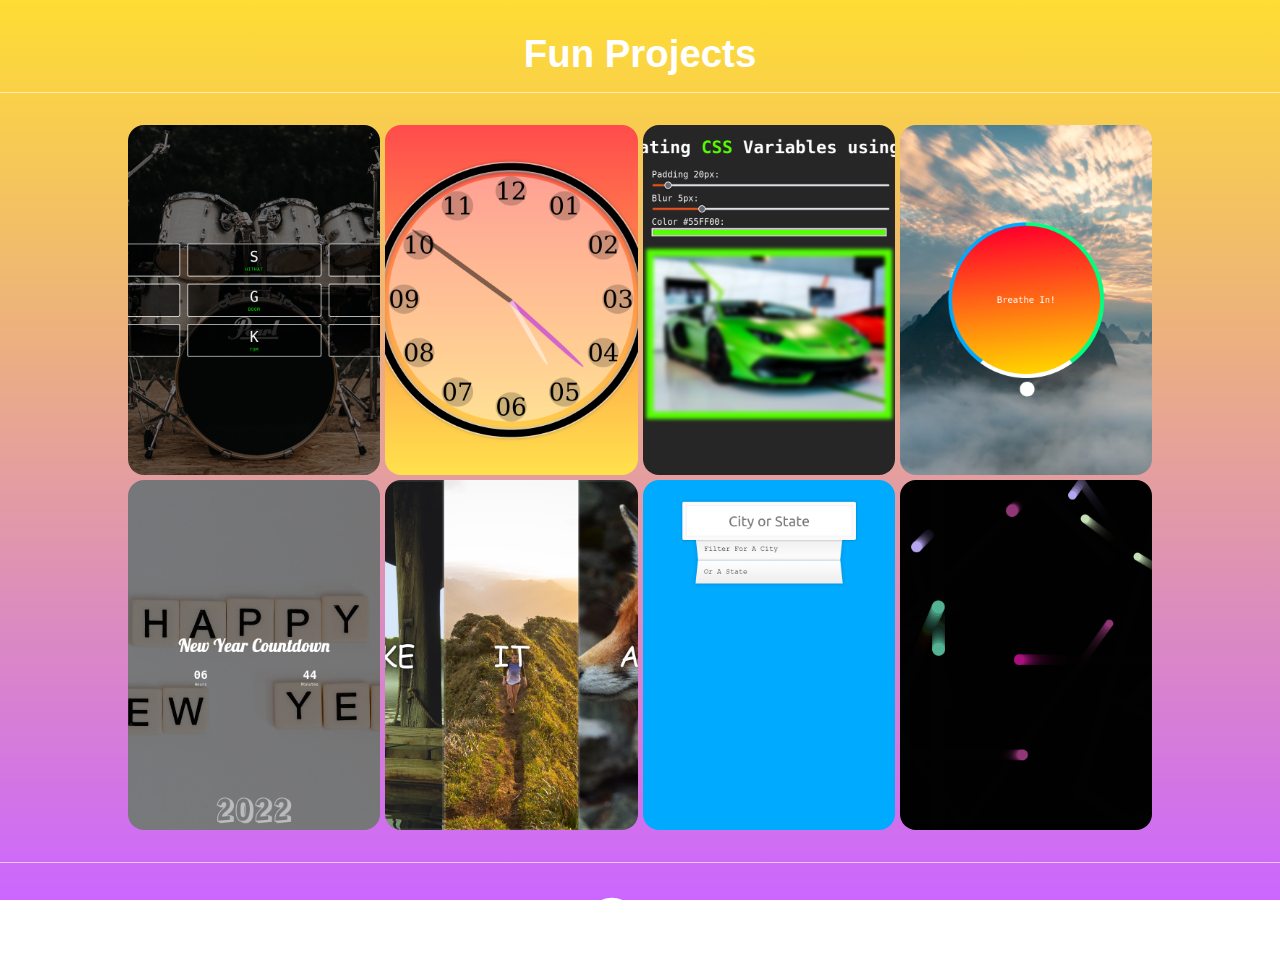
<file: index.html>
<!DOCTYPE html>
<!-- 
  # Developed By: Shivangam Soni <shivangamsoni99@gmail.com> | https://github.com/ShivangamSoni
-->
<html lang="en">
  <head>
    <meta charset="UTF-8" />
    <meta http-equiv="X-UA-Compatible" content="IE=edge" />
    <meta name="viewport" content="width=device-width, initial-scale=1.0" />
    <link
      rel="stylesheet"
      href="https://cdnjs.cloudflare.com/ajax/libs/font-awesome/5.15.4/css/all.min.css"
      integrity="sha512-1ycn6IcaQQ40/MKBW2W4Rhis/DbILU74C1vSrLJxCq57o941Ym01SwNsOMqvEBFlcgUa6xLiPY/NS5R+E6ztJQ=="
      crossorigin="anonymous"
      referrerpolicy="no-referrer"
    />
    <link rel="stylesheet" href="./style.css" />
    <script src="./script.js" defer></script>
    <title>Fun Projects | Shivangam Soni</title>
  </head>
  <body>
    <header class="header">
      <div class="container">
        <h1>Fun Projects</h1>
      </div>
    </header>

    <main class="main">
      <section class="projects">
        <div class="project">
          <div class="project-content">
            <h3 class="project-title">JavaScript Drum Kit</h3>
            <p class="project-desc">
              Using JavaScript Key & Click Events to Play Audio Files. I've used <strong>&OpenCurlyDoubleQuote;data-&CloseCurlyDoubleQuote;</strong> Attribute to Create a Relation
              between Keys & Audio Files
            </p>
            <a href="./Drum-Kit/" class="btn" target="blank">Check Out</a>
          </div>
        </div>

        <div class="project">
          <div class="project-content">
            <h3 class="project-title">JavaScript & CSS Clock</h3>
            <p class="project-desc">JavaScript takes the Users System Time & display it on the Clock. Completely Responsive Clock is made using HTML & CSS.</p>
            <a href="./Clock/" class="btn" target="blank">Check Out</a>
          </div>
        </div>

        <div class="project">
          <div class="project-content">
            <h3 class="project-title">Updating CSS Variables using JS</h3>
            <p class="project-desc">Accessing & Updating CSS Variables according to User Input</p>
            <a href="./CSS-Variables-and-JS/" class="btn" target="blank">Check Out</a>
          </div>
        </div>

        <div class="project">
          <div class="project-content">
            <h3 class="project-title">Breath & Relax</h3>
            <p class="project-desc">Breath & Relax with a Nice CSS Animation alongside a Calming Video & Audio. There are 10 Videos & 15 Audios to choose from while you Relax.</p>
            <a href="./Breath-and-Relax/" class="btn" target="blank">Check Out</a>
          </div>
        </div>

        <div class="project">
          <div class="project-content">
            <h3 class="project-title">Date Countdown</h3>
            <p class="project-desc">
              Using JS Date Object to Create a Countdown for New Year, Christmas & April Fool Day. User can also change the Counter for their Birthday or any Other Day.
            </p>
            <a href="./Countdown/" class="btn" target="blank">Check Out</a>
          </div>
        </div>

        <div class="project">
          <div class="project-content">
            <h3 class="project-title">Panel Image Gallery</h3>
            <p class="project-desc">Used CSS Flex to create a Image Gallery. On Clicking the Images JS Toggles the Class to show & hide the Image & it's Text.</p>
            <a href="./Panel-Image-Gallery/" class="btn" target="blank">Check Out</a>
          </div>
        </div>

        <div class="project">
          <div class="project-content">
            <h3 class="project-title">Searchable List</h3>
            <p class="project-desc">Used JS to search a list of US States & Cities. I made this Project with the help of 30DayJS Challenge Course.</p>
            <a href="./SearchableList/" class="btn" target="blank">Check Out</a>
          </div>
        </div>

        <div class="project">
          <div class="project-content">
            <h3 class="project-title">Bouncing Balls</h3>
            <p class="project-desc">Used JS Objects & Canvas to Create a Bouncing Ball Game. Used Event Listener to Control Evil Ball.</p>
            <a href="./Bouncing-Balls/" class="btn" target="blank">Check Out</a>
          </div>
        </div>
      </section>
    </main>

    <footer class="footer">
      <div class="container">
        <div class="social">
          <a href="https://www.github.com/ShivangamSoni" target="_blank">
            <i class="fab fa-github"></i>
          </a>
          <a href="https://www.linkedin.com/in/shivangam-soni" target="_blank">
            <i class="fab fa-linkedin"></i>
          </a>
        </div>
      </div>
    </footer>
  </body>
</html>
</file>
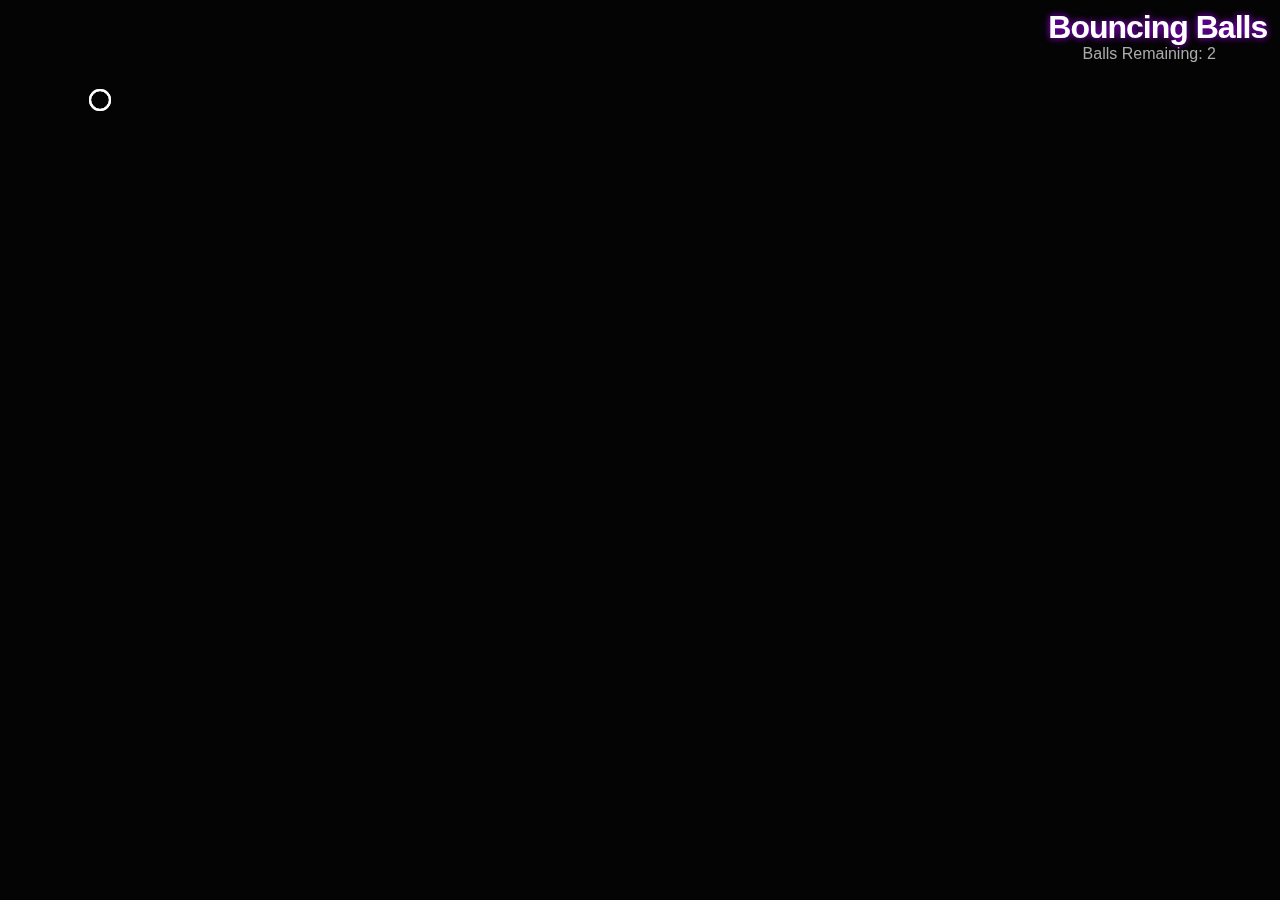
<file: Bouncing-Balls/index.html>
<!DOCTYPE html>
<html lang="en">
  <head>
    <meta charset="UTF-8" />
    <meta http-equiv="X-UA-Compatible" content="IE=edge" />
    <meta name="viewport" content="width=device-width, initial-scale=1.0" />
    <link rel="shortcut icon" href="#" type="image/x-icon" />
    <link rel="stylesheet" href="./style.css" />
    <!-- <script src="./main.js" defer></script> -->
    <script src="./app.js" defer></script>
    <title>Bouncing balls</title>
  </head>
  <body>
    <h1>Bouncing Balls</h1>
    <p>Balls Remaining: <span id="count">0</span></p>
    <canvas></canvas>
  </body>
</html>
</file>
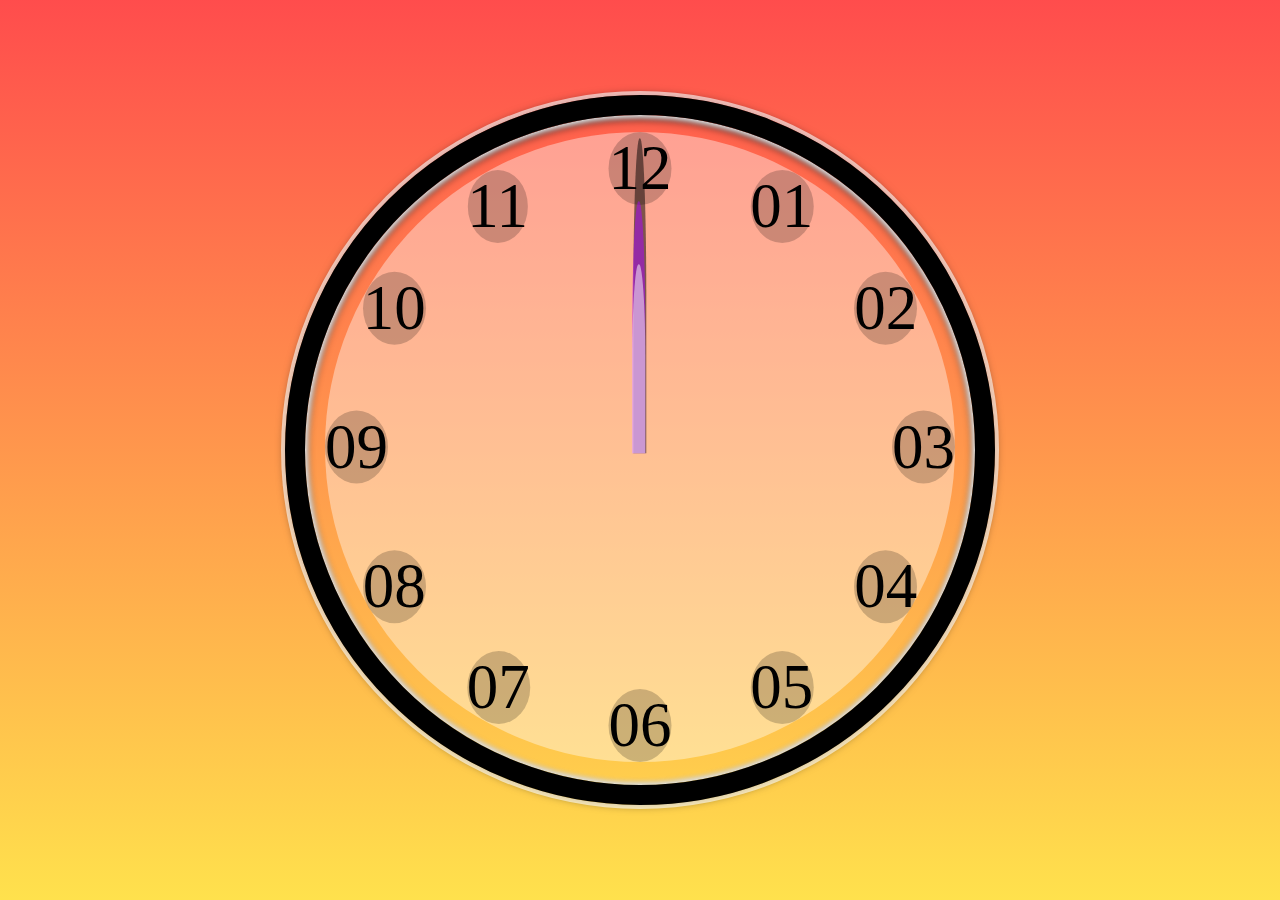
<file: Clock/index.html>
<!DOCTYPE html>
<!-- 
  # Developed By: Shivangam Soni <shivangamsoni99@gmail.com> | https://github.com/ShivangamSoni
-->
<html lang="en">
  <head>
    <meta charset="UTF-8" />
    <meta http-equiv="X-UA-Compatible" content="IE=edge" />
    <meta name="viewport" content="width=device-width, initial-scale=1.0" />
    <link rel="stylesheet" href="./style.css" />
    <script src="./script.js" defer></script>

    <title>JavaScript + CSS Clock</title>
  </head>
  <body>
    <div class="clock">
      <div class="clock-face">
        <span class="clock-num num-1">01</span>
        <span class="clock-num num-2">02</span>
        <span class="clock-num num-3">03</span>
        <span class="clock-num num-4">04</span>
        <span class="clock-num num-5">05</span>
        <span class="clock-num num-6">06</span>
        <span class="clock-num num-7">07</span>
        <span class="clock-num num-8">08</span>
        <span class="clock-num num-9">09</span>
        <span class="clock-num num-10">10</span>
        <span class="clock-num num-11">11</span>
        <span class="clock-num num-12">12</span>

        <div class="hand second-hand"></div>
        <div class="hand min-hand"></div>
        <div class="hand hour-hand"></div>

        <div class="cover"></div>
      </div>
    </div>

    <audio src="./tick.mp3"></audio>
  </body>
</html>
</file>
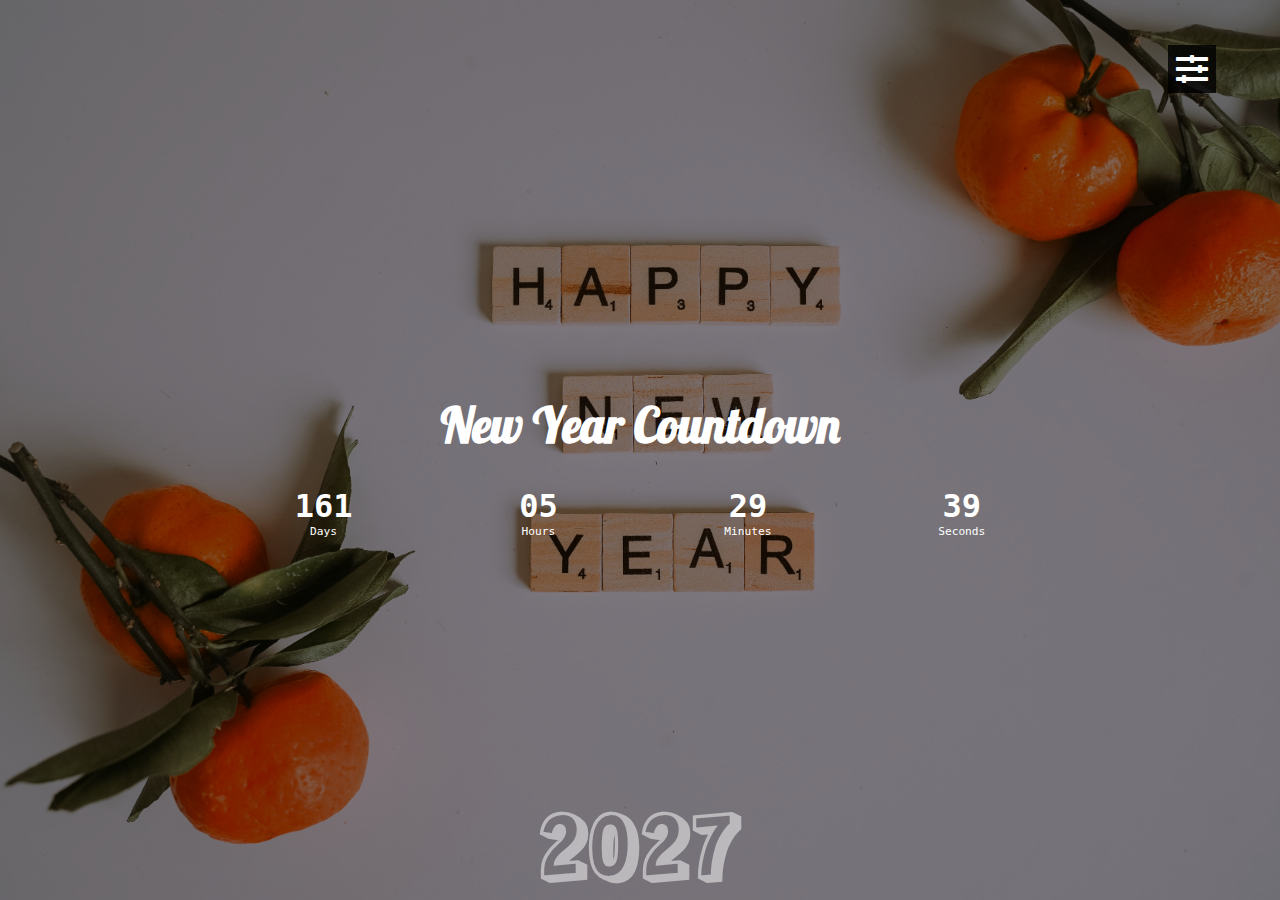
<file: Countdown/index.html>
<!DOCTYPE html>
<!-- 
  # Developed By: Shivangam Soni <shivangamsoni99@gmail.com> | https://github.com/ShivangamSoni
-->
<html lang="en">
  <head>
    <meta charset="UTF-8" />
    <meta http-equiv="X-UA-Compatible" content="IE=edge" />
    <meta name="viewport" content="width=device-width, initial-scale=1.0" />
    <link
      rel="stylesheet"
      href="https://cdnjs.cloudflare.com/ajax/libs/font-awesome/5.15.4/css/all.min.css"
      integrity="sha512-1ycn6IcaQQ40/MKBW2W4Rhis/DbILU74C1vSrLJxCq57o941Ym01SwNsOMqvEBFlcgUa6xLiPY/NS5R+E6ztJQ=="
      crossorigin="anonymous"
      referrerpolicy="no-referrer"
    />
    <link rel="stylesheet" href="./style.css" />
    <script src="./script.js" defer></script>
    <title>Countdown</title>
  </head>
  <body>
    <h1 class="title"><span id="title">Some</span> Countdown</h1>

    <div class="countdown">
      <div class="time">
        <h2 id="days">00</h2>
        <small>days</small>
      </div>
      <div class="time">
        <h2 id="hours">00</h2>
        <small>hours</small>
      </div>
      <div class="time">
        <h2 id="minutes">00</h2>
        <small>minutes</small>
      </div>
      <div class="time">
        <h2 id="seconds">00</h2>
        <small>seconds</small>
      </div>
    </div>

    <div id="msg" class="msg">Some Text</div>

    <img src="" class="bg-image" id="bg-image" />

    <i class="fas fa-sliders-h setting-btn"></i>
    <div class="setting" id="setting">
      <button class="close-btn">&times;</button>
      <label for="new-year">
        <input type="radio" name="option" id="new-year" checked autocomplete="off" />
        New Year
      </label>
      <label for="april-fool">
        <input type="radio" name="option" id="april-fool" autocomplete="off" />
        April Fool
      </label>
      <label for="x-mas">
        <input type="radio" name="option" id="x-mas" autocomplete="off" />
        Christmas
      </label>
      <label for="birth-day">
        <input type="radio" name="option" id="birth-day" autocomplete="off" />
        Your Birthday(Select Date of Birth)
        <input type="date" name="birthDate" id="birthDate" autocomplete="off" />
      </label>
      <label for="any-day">
        <input type="radio" name="option" id="any-day" autocomplete="off" />
        Any Other Future Date
        <input type="date" name="anyDate" id="anyDate" autocomplete="off" />
      </label>
    </div>
  </body>
</html>
</file>
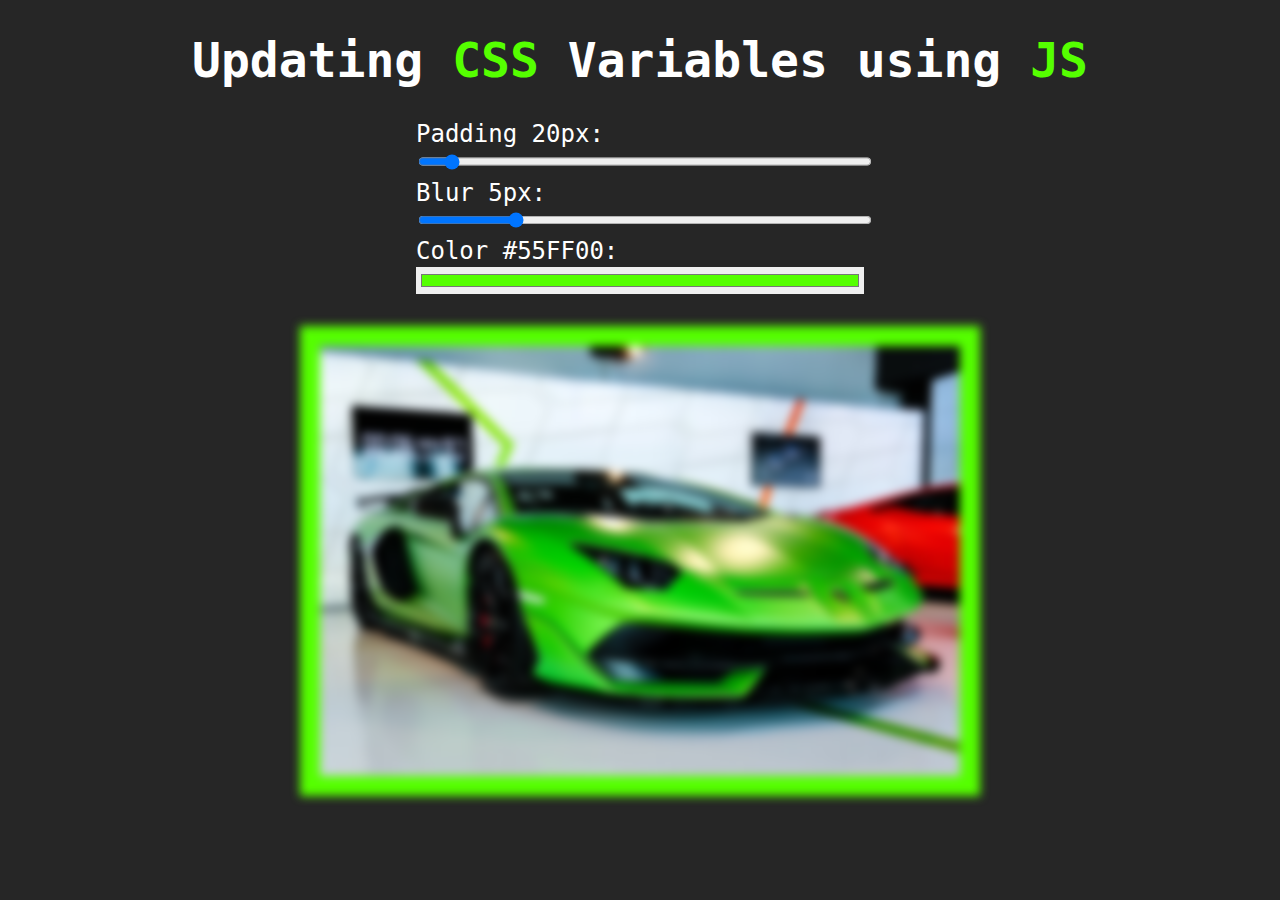
<file: CSS-Variables-and-JS/index.html>
<!DOCTYPE html>
<!-- 
  # Developed By: Shivangam Soni <shivangamsoni99@gmail.com> | https://github.com/ShivangamSoni
-->
<html lang="en">
  <head>
    <meta charset="UTF-8" />
    <meta http-equiv="X-UA-Compatible" content="IE=edge" />
    <meta name="viewport" content="width=device-width, initial-scale=1.0" />
    <link rel="stylesheet" href="./style.css" />
    <script src="./script.js" defer></script>
    <title>CSS Variables & JS</title>
  </head>
  <body>
    <h1>Updating <span>CSS</span> Variables using <span>JS</span></h1>
    <div class="controls">
      <label for="spacing">
        Padding <span>20</span>px:
        <input id="spacing" type="range" name="padding" min="10" max="200" value="20" data-unit="px" autocomplete="off" />
      </label>
      <label for="blur">
        Blur <span>5</span>px:
        <input id="blur" type="range" name="blur" min="0" max="25" value="5" data-unit="px" autocomplete="off" />
      </label>

      <label for="base">
        Color <span>#55FF00</span>:
        <input id="base" type="color" name="color" value="#55ff00" autocomplete="off" />
      </label>
    </div>

    <img src="./Lambo.jpg" />
  </body>
</html>
</file>
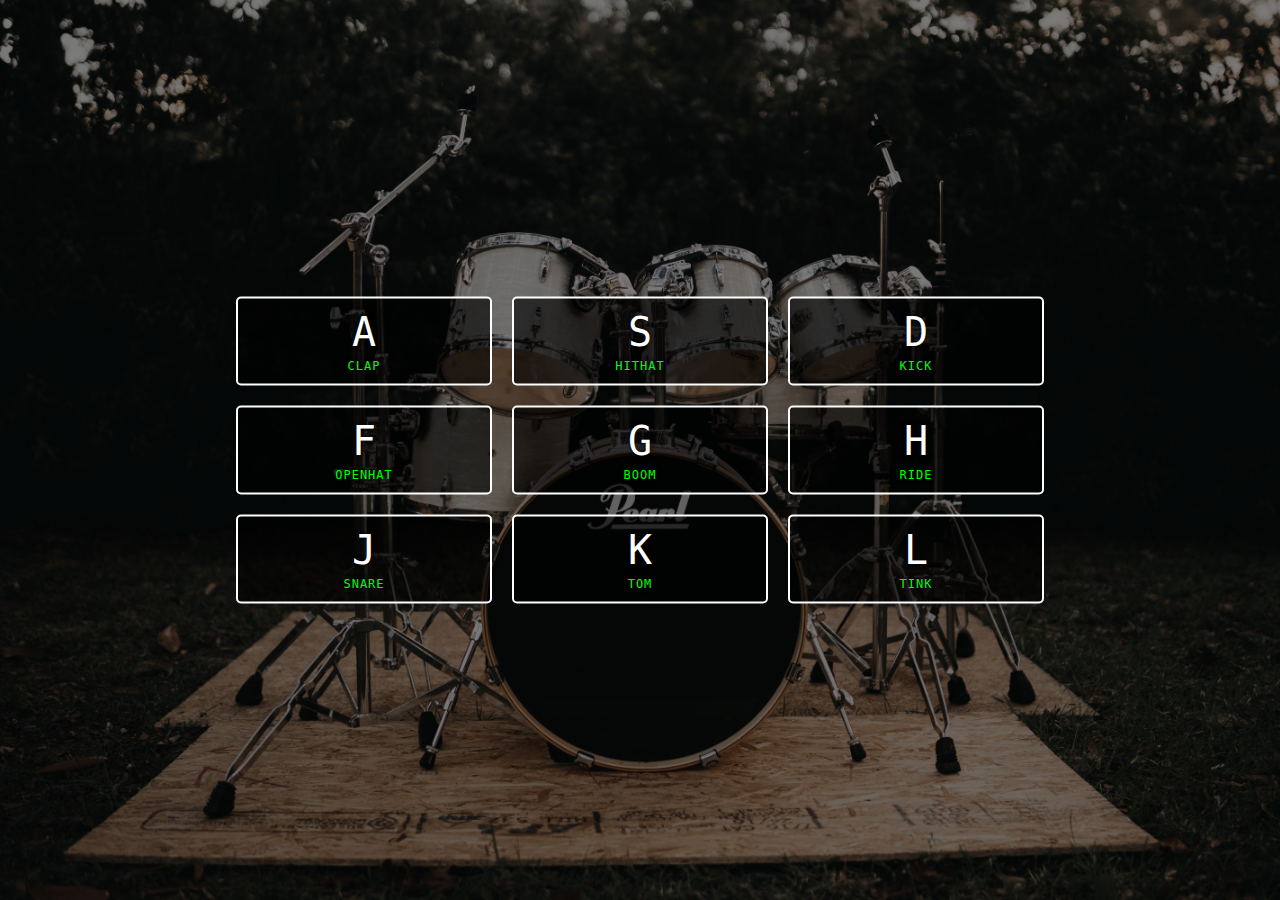
<file: Drum-Kit/index.html>
<!DOCTYPE html>
<!-- 
  # Developed By: Shivangam Soni <shivangamsoni99@gmail.com> | https://github.com/ShivangamSoni
-->
<html lang="en">
  <head>
    <meta charset="UTF-8" />
    <meta http-equiv="X-UA-Compatible" content="IE=edge" />
    <meta name="viewport" content="width=device-width, initial-scale=1.0" />
    <link rel="stylesheet" href="./style.css" />
    <script src="./script.js" defer></script>
    <title>JavaScript Drum Kit</title>
  </head>
  <body>
    <div class="keys">
      <div class="key" data-key="65">
        <kbd>A</kbd>
        <span class="sound">Clap</span>
      </div>

      <div class="key" data-key="83">
        <kbd>S</kbd>
        <span class="sound">HitHat</span>
      </div>

      <div class="key" data-key="68">
        <kbd>D</kbd>
        <span class="sound">Kick</span>
      </div>

      <div class="key" data-key="70">
        <kbd>F</kbd>
        <span class="sound">OpenHat</span>
      </div>

      <div class="key" data-key="71">
        <kbd>G</kbd>
        <span class="sound">Boom</span>
      </div>

      <div class="key" data-key="72">
        <kbd>H</kbd>
        <span class="sound">Ride</span>
      </div>

      <div class="key" data-key="74">
        <kbd>J</kbd>
        <span class="sound">Snare</span>
      </div>

      <div class="key" data-key="75">
        <kbd>K</kbd>
        <span class="sound">Tom</span>
      </div>

      <div class="key" data-key="76">
        <kbd>L</kbd>
        <span class="sound">Tink</span>
      </div>
    </div>

    <div class="audios">
      <audio data-key="65" src="sounds/clap.wav"></audio>
      <audio data-key="83" src="sounds/hihat.wav"></audio>
      <audio data-key="68" src="sounds/kick.wav"></audio>
      <audio data-key="70" src="sounds/openhat.wav"></audio>
      <audio data-key="71" src="sounds/boom.wav"></audio>
      <audio data-key="72" src="sounds/ride.wav"></audio>
      <audio data-key="74" src="sounds/snare.wav"></audio>
      <audio data-key="75" src="sounds/tom.wav"></audio>
      <audio data-key="76" src="sounds/tink.wav"></audio>
    </div>
  </body>
</html>
</file>
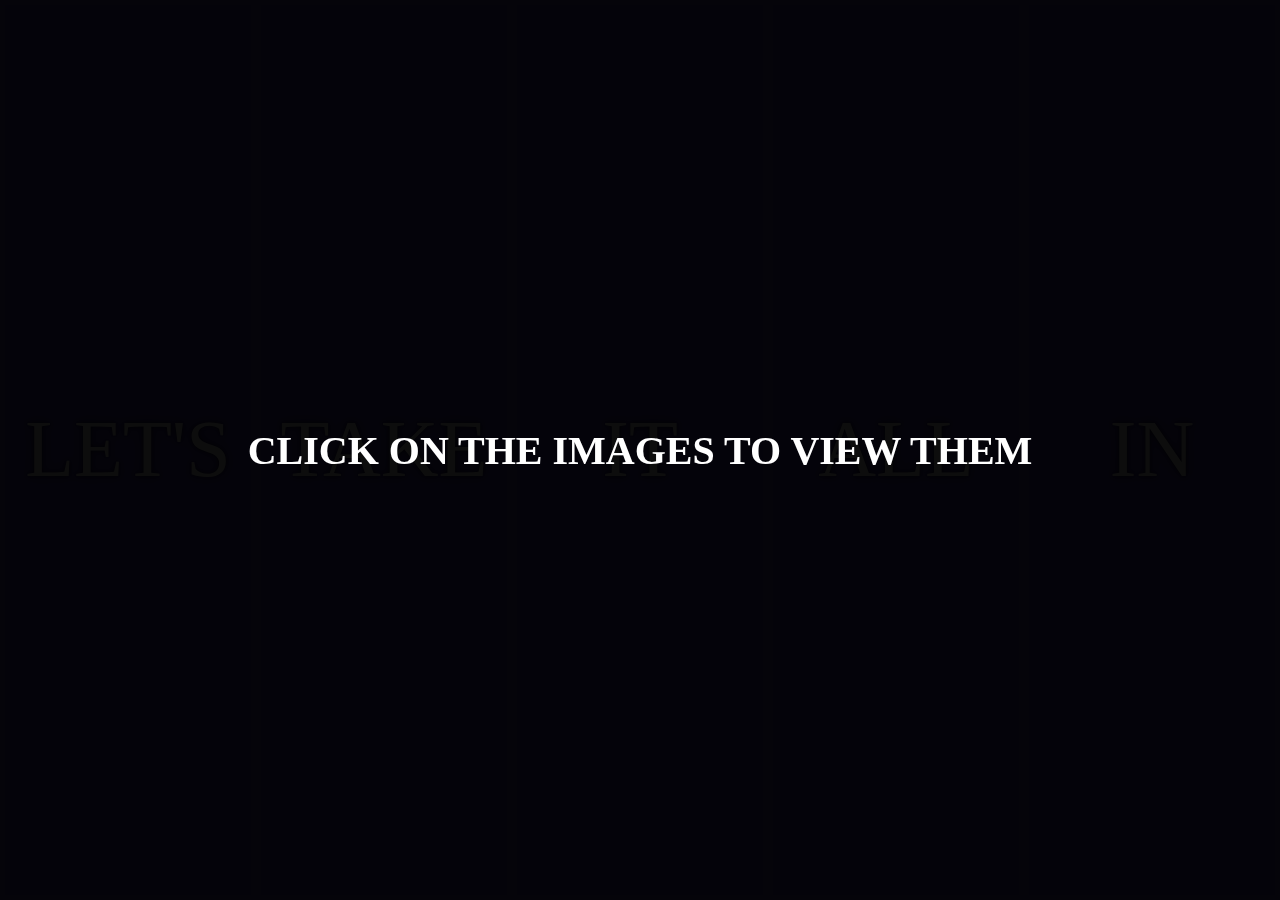
<file: Panel-Image-Gallery/index.html>
<!DOCTYPE html>
<!-- 
  # Developed By: Shivangam Soni <shivangamsoni99@gmail.com> | https://github.com/ShivangamSoni
-->
<html lang="en">
  <head>
    <meta charset="UTF-8" />
    <meta http-equiv="X-UA-Compatible" content="IE=edge" />
    <meta name="viewport" content="width=device-width, initial-scale=1.0" />
    <link rel="stylesheet" href="./style.css" />
    <script src="./script.js" defer></script>
    <title>Panel Image Gallery</title>
  </head>
  <body>
    <div class="panels">
      <div class="panel panel1">
        <p>Hey</p>
        <p>Let's</p>
        <p>Dance</p>
      </div>
      <div class="panel panel2">
        <p>Give</p>
        <p>Take</p>
        <p>Receive</p>
      </div>
      <div class="panel panel3">
        <p>Experience</p>
        <p>It</p>
        <p>Today</p>
      </div>
      <div class="panel panel4">
        <p>Give</p>
        <p>All</p>
        <p>You can</p>
      </div>
      <div class="panel panel5">
        <p>Life</p>
        <p>In</p>
        <p>Motion</p>
      </div>
    </div>

    <div class="splash">
      <h1 class="splash-text">Click on the Images to View them</h1>
    </div>
  </body>
</html>
</file>
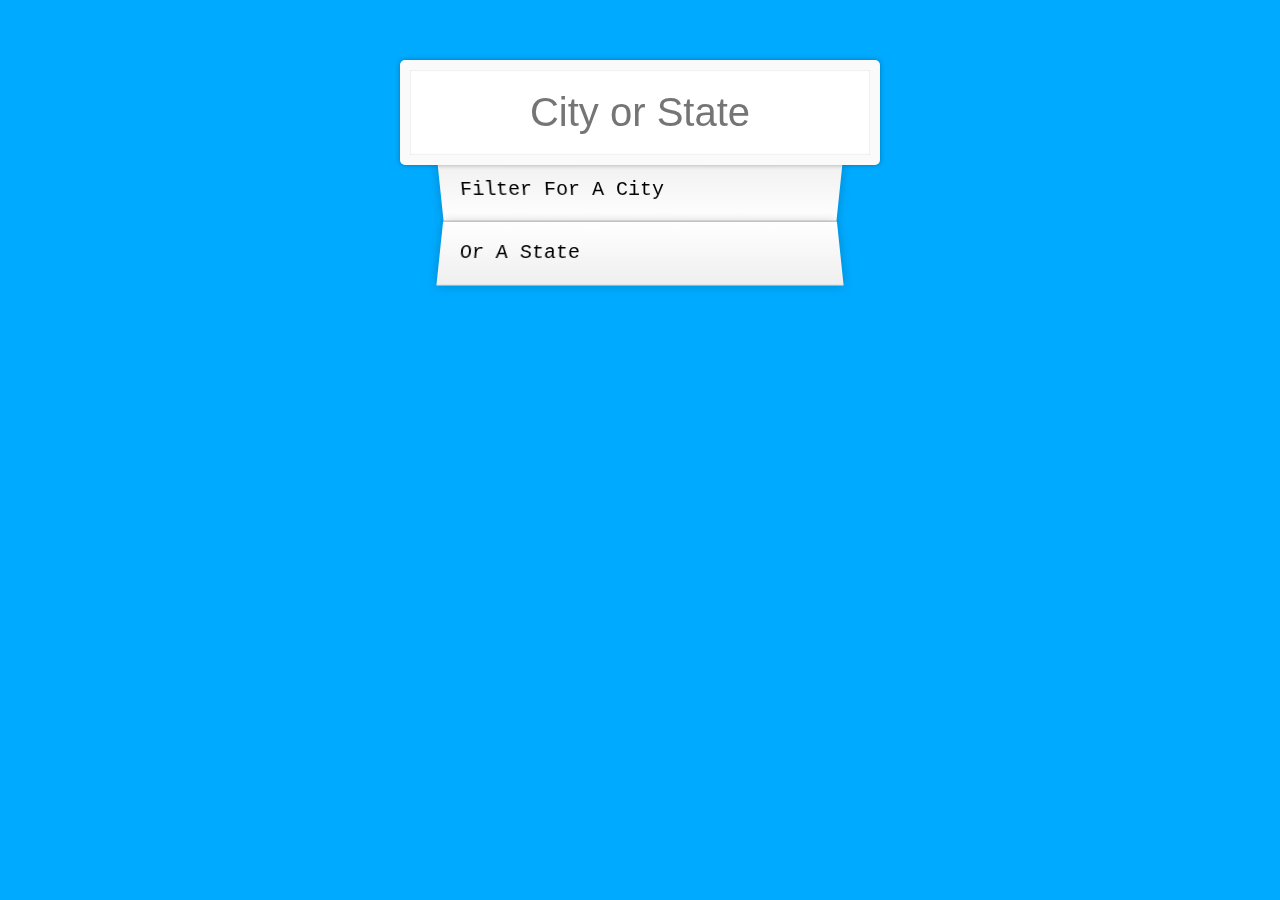
<file: SearchableList/index.html>
<!DOCTYPE html>
<html lang="en">
  <head>
    <meta charset="UTF-8" />
    <meta http-equiv="X-UA-Compatible" content="IE=edge" />
    <meta name="viewport" content="width=device-width, initial-scale=1.0" />
    <link rel="stylesheet" href="./style.css" />
    <script src="./script.js" defer></script>
    <title>Type Ahead</title>
  </head>
  <body>
    <form class="search-form">
      <input type="text" class="search" placeholder="City or State" />
      <ul class="suggestions">
        <li>Filter for a City</li>
        <li>or a State</li>
      </ul>
    </form>
  </body>
</html>
</file>
<file: style.css>
/*
* @author Shivangam Soni <shivangamsoni99@gmail.com> | https://github.com/ShivangamSoni
*/
*,
*::after,
*::before {
  box-sizing: border-box;
  margin: 0;
}

html {
  font-family: sans-serif;
}

body {
  background-image: linear-gradient(to top, hsl(280, 100%, 50%, 0.6), hsl(50, 100%, 50%, 0.8));
  background-repeat: no-repeat;
  background-attachment: fixed;
  display: grid;
  grid-template-rows: auto 1fr auto;
  height: 100vh;
}

/* || Header || */
.header {
  font-size: 1.2rem;
  color: hsl(0, 0%, 100%);
  padding: 2rem 0 1rem;
  text-align: center;
  border-bottom: 1px solid hsl(0, 0%, 100%, 0.6);
}
.container {
  max-width: 65%;
  margin: 0 auto;
}

/* || Main || */
.main {
  width: 80%;
  margin: 2rem auto;
}

.projects {
  display: grid;
  grid-template-columns: repeat(4, 1fr);
  grid-auto-rows: 350px;
  gap: 5px;
}

.project {
  font-size: 1.2rem;
  border-radius: 1rem;
  background-repeat: no-repeat;
  background-size: cover;
  background-position: center;
}

.project-content {
  width: 100%;
  height: 100%;
  display: none;
  flex-flow: column nowrap;
  justify-content: space-evenly;
  align-items: center;
  border-radius: inherit;
  background-color: hsl(0, 0%, 0%, 0.8);
  color: hsl(0, 0%, 100%);
  text-align: center;
}

.project:hover .project-content {
  display: flex;
}

.project-title {
  text-transform: uppercase;
}
.project-title:hover {
  text-decoration: underline;
}

.project-desc {
  padding: 0 0.5rem;
}

.btn {
  position: relative;
  z-index: 1;
  display: inline-block;
  text-decoration: none;
  color: hsl(0, 0%, 0%);
  background-color: hsl(0, 0%, 100%);
  border: none;
  padding: 1rem 2rem;
  outline: 0.15rem solid currentColor;
  outline-offset: -0.3rem;
  transition: all 700ms;
}

.btn:hover {
  color: hsl(0, 0%, 100%);
  outline-offset: -0.5rem;
}

.btn::after {
  content: "";
  position: absolute;
  top: 0;
  left: 0;
  width: 100%;
  height: 100%;
  z-index: -1;
  background-color: hsl(0, 0%, 0%);
  transform: scaleX(0);
  transform-origin: right;
  transition: transform 500ms;
}

.btn:hover::after {
  transform-origin: left;
  transform: scaleX(1);
}

/* || Footer ||*/
.footer {
  padding: 2rem 0 1rem;
  text-align: center;
  border-top: 1px solid hsl(0, 0%, 100%, 0.6);
}

.footer a {
  text-decoration: none;
  outline: none;
  color: hsl(0, 0%, 100%);
  font-size: 3rem;
}

/* || Media Queries for Responsiveness || */
@media screen and (max-width: 1250px) {
  .projects {
    grid-template-columns: repeat(2, 1fr);
  }
}

@media screen and (max-width: 550px) {
  .projects {
    grid-template-columns: repeat(1, 1fr);
  }
}

/* || Showing Project Content for Touch Devices with No Hover || */
@media (hover: none) {
  .project-content {
    display: flex;
  }
}
</file>
<file: Bouncing-Balls/style.css>
html,
body {
  margin: 0;
}

html {
  font-family: "Helvetica Neue", Helvetica, Arial, sans-serif;
  height: 100%;
}

body {
  overflow: hidden;
  height: inherit;
}

h1 {
  position: absolute;
  top: 1%;
  right: 1%;
  margin: 0;

  font-size: 2rem;
  letter-spacing: -1px;
  color: white;
  text-shadow: 0 0 7px hsl(280, 100%, 50%);
}

p {
  position: absolute;
  top: 5%;
  right: 5%;
  margin: 0;
  color: hsl(0, 0%, 67%);
}
</file>
<file: Clock/style.css>
/*
* @author Shivangam Soni <shivangamsoni99@gmail.com> | https://github.com/ShivangamSoni
*/
html {
  background: linear-gradient(0deg, hsl(50, 100%, 50%, 0.7), hsl(0, 100%, 50%, 0.7));
  font-size: 10px;
}

body {
  margin: 0;
  display: flex;
  flex: 1;
  height: 100vh;
  align-items: center;
}

/* || Clock & Clock Face || */
.clock {
  width: 70vmin;
  height: 70vmin;
  border: 20px solid hsl(0, 100%, 0%);
  border-radius: 50%;
  margin: 50px auto;
  position: relative;
  padding: 2rem;
  box-shadow: 0 0 0 4px hsl(0, 0%, 100%, 0.6), inset 0 0 5px 3px hsl(0, 0%, 90%), inset 0 3px 10px hsl(0, 0%, 0%), 0 0 10px hsl(0, 0%, 0%, 0.6);
}

.clock-face {
  position: relative;
  width: 100%;
  height: 100%;
  transform: translateY(-3px);
  background-color: hsl(0, 0%, 100%, 0.4);
  border-radius: 50%;
}

/* || Clock Hands || */
.hand {
  width: 50%;
  height: 2%;
  position: absolute;
  top: 50%;
  border-top-left-radius: 50%;
  border-bottom-left-radius: 50%;
  transform-origin: right;
  transform: rotate(90deg);
  transition: all 10ms cubic-bezier(0.1, 2.7, 0.58, 1);
}

.hour-hand {
  background: hsl(0, 100%, 100%, 0.5);
  width: 30%;
  right: 50.1%;
}
.min-hand {
  background: hsl(280, 100%, 50%, 0.5);
  width: 40%;
  right: 50.1%;
}
.second-hand {
  background: hsl(0, 0%, 0%, 0.5);
}

/* || Clock Numbers ||*/
.clock-num {
  font-size: 7vmin;
  color: hsl(0, 0%, 0%);
  position: absolute;
  background-color: hsl(0, 0%, 0%, 0.2);
  border-radius: 100%;
}

.num-1 {
  top: 6%;
  right: 25%;
  transform: translateX(25%);
}

.num-2 {
  top: 25%;
  right: 6%;
  transform: translateY(-25%);
}

.num-3 {
  top: 50%;
  right: 0;
  transform: translateY(-50%);
}

.num-4 {
  top: 75%;
  right: 6%;
  transform: translateY(-75%);
}

.num-5 {
  bottom: 6%;
  right: 25%;
  transform: translateX(25%);
}

.num-6 {
  bottom: 0;
  left: 50%;
  transform: translateX(-50%);
}

.num-7 {
  bottom: 6%;
  left: 25%;
  transform: translateX(-25%);
}

.num-8 {
  top: 75%;
  left: 6%;
  transform: translateY(-75%);
}

.num-9 {
  top: 50%;
  left: 0;
  transform: translateY(-50%);
}

.num-10 {
  top: 25%;
  left: 6%;
  transform: translateY(-25%);
}

.num-11 {
  top: 6%;
  left: 25%;
  transform: translateX(-25%);
}

.num-12 {
  top: 0;
  left: 50%;
  transform: translateX(-50%);
}
</file>
<file: Countdown/style.css>
/*
* @author Shivangam Soni <shivangamsoni99@gmail.com> | https://github.com/ShivangamSoni
*/
@import url("https://fonts.googleapis.com/css2?family=Lobster&familt=VT323&family=Rampart+One&display=swap");

*,
*::after,
*::before {
  box-sizing: border-box;
}

body {
  margin: 0 auto;
  padding: 0;
  background-image: linear-gradient(hsla(100, 100%, 50%, 0.7), hsl(200, 100%, 50%, 0.7));
  background-repeat: no-repeat;
  background-size: cover;
  background-position: center center;
  width: 80%;
  height: 100vh;
  color: hsl(0, 0%, 100%);
  display: flex;
  flex-flow: column nowrap;
  justify-content: center;
  align-items: center;
}

/* || Dark Overlay Above Background || */
body::before {
  content: "";
  position: absolute;
  top: 0;
  left: 0;
  width: 100%;
  height: 100vh;
  background-color: hsl(0, 0%, 0%, 0.5);
  z-index: -1;
}

/* || Background Image || */
.bg-image {
  position: absolute;
  inset: 0;
  object-fit: cover;
  object-position: center;
  width: 100%;
  height: 100vh;
  z-index: -2;
}

/* || Changing Color of Selection (For Fun) || */
::selection {
  color: hsl(0, 0%, 0%);
  background-color: hsl(0, 0%, 100%);
}

/* || Title || */
.title {
  font-size: 3rem;
  text-align: center;
  text-transform: capitalize;
  font-family: "Lobster", cursive;
}

/* || Counter || */
.countdown {
  width: 100%;
  display: flex;
  align-items: center;
  justify-content: space-evenly;
}

.time {
  display: flex;
  flex-flow: column nowrap;
  align-items: center;
  justify-content: center;
  text-align: center;
  font-family: "VT323", monospace;
}

.time h2 {
  font-size: 2rem;
  margin: 0;
}
.time small {
  text-transform: capitalize;
  font-size: 0.7rem;
}

/* || Message Text || */
.msg {
  position: fixed;
  bottom: 0;
  width: 100%;
  font-size: 5rem;
  font-weight: bold;
  text-align: center;
  text-transform: capitalize;
  font-family: "Rampart One", cursive;
  color: hsl(0, 0%, 100%, 0.5);
}

/* || Settings || */
.setting-btn {
  position: absolute;
  top: 5%;
  right: 5%;
  font-size: 2rem;
  padding: 0.5rem;
  background-color: hsl(0, 0%, 0%, 0.8);
  cursor: pointer;
}
.setting-btn.hide {
  display: none;
}

.setting {
  position: absolute;
  top: 5%;
  right: 5%;
  width: 550px;
  max-width: 90%;
  padding: 1rem;
  border-radius: 1.5rem;
  background-color: hsl(0, 0%, 100%, 0.5);
  color: hsl(0, 0%, 0%);
  transform-origin: top right;
  transform: scale(0);
  transition: all 500ms linear;
}
.setting.active {
  transform: scale(1);
}
.setting .close-btn {
  position: absolute;
  top: 1%;
  right: 1%;
  outline: none;
  border: none;
  background: transparent;
  color: hsl(0, 0%, 20%);
  font-size: 1.5rem;
  cursor: pointer;
}
.setting label {
  display: block;
  margin: 0.5rem;
  font-size: 1.2rem;
}
.setting input {
  outline: none;
  border: none;
}
:is(#birth-day, #any-day) ~ input {
  background-color: hsl(0, 0%, 0%);
  color: hsl(0, 0%, 100%);
  border-radius: 1rem;
  display: none;
}
:is(#birth-day, #any-day):checked ~ input {
  display: initial;
}

@media screen and (max-width: 800px) {
  .title {
    font-size: 2.7rem;
  }
  .msg {
    font-size: 3rem;
  }
}
</file>
<file: CSS-Variables-and-JS/style.css>
/*
* @author Shivangam Soni <shivangamsoni99@gmail.com> | https://github.com/ShivangamSoni
*/
:root {
  --color: hsl(100, 100%, 50%);
  --padding: 20px;
  --blur: 5px;
}

body {
  background: hsl(0, 0%, 15%);
  color: hsl(0, 0%, 100%);
  font-family: monospace;
  font-size: 1.5rem;
  width: 70%;
  margin: 0 auto;
  text-align: center;
}

h1 {
  text-align: center;
}
h1 span {
  color: var(--color);
}
.controls {
  width: 50%;
  margin: 0 auto 2rem;
}

label {
  text-align: left;
  display: block;
}

input {
  width: 100%;
  border: none;
  outline: none;
  padding: 0.2rem;
}

img {
  max-width: 100%;
  padding: var(--padding);
  background-color: var(--color);
  filter: blur(var(--blur));
}
</file>
<file: Drum-Kit/style.css>
/*
* JavaScript DrumKit
* @author Shivangam Soni <shivangamsoni99@gmail.com> | https://github.com/ShivangamSoni
*/
* {
  box-sizing: border-box;
}

html {
  font-size: 10px;
  font-family: monospace;
}

body {
  margin: 0;
  padding: 0;
  height: 100vh;
  background-image: linear-gradient(hsla(0, 0%, 0%, 0.5), hsla(0, 0%, 0%, 0.5)), url("./background.jpg");
  background-repeat: no-repeat;
  background-size: cover;
  background-position: center;
}

.keys {
  position: absolute;
  top: 50%;
  left: 50%;
  transform: translate(-50%, -50%);
  width: 80%;
  display: flex;
  flex-flow: row wrap;
  justify-content: center;
}

.key {
  border: 0.2rem solid white;
  border-radius: 0.5rem;
  margin: 1rem;
  font-size: 1.6rem;
  padding: 1rem 0.5rem;
  flex: 0 0 25%;
  text-align: center;
  color: hsl(0, 0%, 100%);
  background-color: hsla(0, 0%, 0%, 0.6);
  text-shadow: 0 0 0.5rem hsla(0, 0%, 0%);
  transition: all 150ms ease;
  cursor: pointer;
}

.playing {
  transform: scale(1.2);
  border-width: 0.4rem;
  border-color: hsl(200, 100%, 50%);
  box-shadow: 0 0 1rem hsl(300, 100%, 50%);
}

kbd {
  display: block;
  font-size: 4rem;
  pointer-events: none;
}

.sound {
  font-size: 1.2rem;
  text-transform: uppercase;
  letter-spacing: 0.1rem;
  color: hsl(120, 100%, 50%);
  pointer-events: none;
}

.audios {
  display: none;
}
</file>
<file: Panel-Image-Gallery/style.css>
/*
* @author Shivangam Soni <shivangamsoni99@gmail.com> | https://github.com/ShivangamSoni
*/
*,
*::after,
*::before {
  box-sizing: border-box;
  margin: 0;
}

html {
  background: hsl(75, 100%, 50%);
  font-family: "helvetica neue";
  font-size: 20px;
  font-weight: 200;
}

body {
  margin: 0;
}

.panels {
  min-height: 100vh;
  overflow: hidden;
  display: flex;
}

.panel {
  display: flex;
  flex-direction: column;
  justify-content: space-around;
  align-items: center;
  flex: 1;
  background: hsl(250, 50%, 50%);
  box-shadow: inset 0 0 0 5px hsla(0, 0%, 100%, 0.1);
  color: white;
  text-align: center;
  transition: font-size 0.7s cubic-bezier(0.61, -0.19, 0.7, -0.11), flex 0.7s cubic-bezier(0.61, -0.19, 0.7, -0.11), background 0.2s;
  font-size: 20px;
  background-size: cover;
  background-position: center;
}

.panel1 {
  background-image: url(https://source.unsplash.com/gYl-UtwNg_I/1500x1500);
}
.panel2 {
  background-image: url(https://source.unsplash.com/rFKUFzjPYiQ/1500x1500);
}
.panel3 {
  background-image: url(https://images.unsplash.com/photo-1465188162913-8fb5709d6d57?ixlib=rb-0.3.5&q=80&fm=jpg&crop=faces&cs=tinysrgb&w=1500&h=1500&fit=crop&s=967e8a713a4e395260793fc8c802901d);
}
.panel4 {
  background-image: url(https://source.unsplash.com/ITjiVXcwVng/1500x1500);
}
.panel5 {
  background-image: url(https://source.unsplash.com/3MNzGlQM7qs/1500x1500);
}

/* Flex Children */
.panel > * {
  margin: 0;
  width: 100%;
  transition: transform 0.5s;
  pointer-events: none;
}

.panel > *:first-child {
  transform: translateY(-100vh);
}
.panel.open-active > *:first-child {
  transform: translateY(0);
}

.panel > *:last-child {
  transform: translateY(100vh);
}
.panel.open-active > *:last-child {
  transform: translateY(0);
}

.panel p {
  text-transform: uppercase;
  text-shadow: 0 0 4px hsla(0, 0%, 0%, 0.72), 0 0 14px hsla(0, 0%, 0%, 0.45);
  font-size: 2em;
}

.panel p:nth-child(2) {
  font-size: 4em;
}

.panel.open {
  flex: 10;
  font-size: 40px;
}

/* Splash */
.splash {
  position: fixed;
  inset: 0;
  display: grid;
  background-color: hsla(0, 0%, 0%, 0.95);
  transition: transform 200ms;
}
.splash-text {
  margin: auto;
  text-transform: uppercase;
  color: hsl(0, 100%, 100%);
}
.splash.close {
  transform: scale(0);
}
</file>
<file: SearchableList/style.css>
*,
*:before,
*:after {
  box-sizing: border-box;
}

html {
  background: hsl(200, 100%, 50%);
  font-family: "Courier New", Courier, monospace;
  font-size: 20px;
  font-weight: 200;
}

body {
  margin: 0;
}

.search-form {
  max-width: 400px;
  margin: 50px auto;
}

input {
  width: 100%;
  padding: 20px;
}

input.search {
  position: relative;
  left: -10%;
  top: 10px;
  z-index: 2;
  width: 120%;
  margin: 0;
  text-align: center;
  outline: none;
  border: 10px solid hsl(0, 0%, 98%);
  border-radius: 5px;
  font-size: 40px;
  box-shadow: 0 0 5px hsla(0, 0%, 0%, 0.3), inset 0 0 2px hsla(0, 0%, 0%, 0.2);
}

.suggestions {
  margin: 0;
  padding: 0;
  position: relative;
  /* perspective: 200px; */
}

.suggestions li {
  display: flex;
  justify-content: space-between;
  list-style: none;
  text-transform: capitalize;
  margin: 0;
  padding: 20px;
  background: hsl(0, 0%, 100%);
  border-bottom: 1px solid hsl(0, 0%, 85%);
  box-shadow: 0 0 10px hsla(0, 0%, 0%, 0.2);
  transition: background 0.2s;
}

.suggestions li:nth-child(odd) {
  transform: perspective(100px) rotateX(-3deg) translateY(3px);
  background: linear-gradient(to top, #ffffff 0%, #efefef 100%);
}

.suggestions li:nth-child(even) {
  transform: perspective(100px) rotateX(3deg) translateY(2px);
  background: linear-gradient(to bottom, #ffffff 0%, #efefef 100%);
}

span.population {
  font-size: 15px;
}

.hl {
  background: hsl(50, 100%, 50%);
}
</file>
